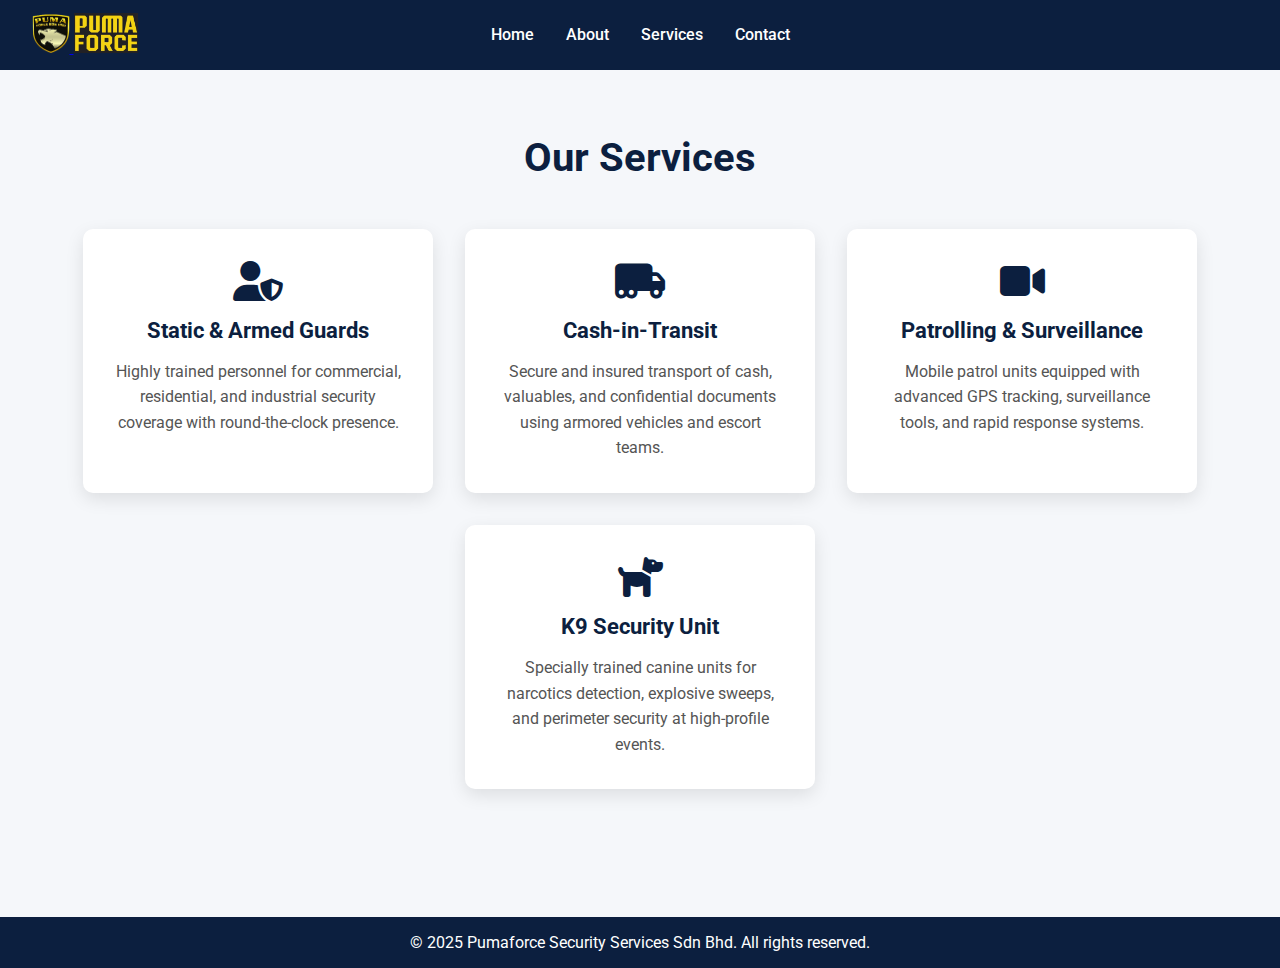
<file: services.html>
<!DOCTYPE html>
<html lang="en">
<head>
  <meta charset="UTF-8" />
  <meta name="viewport" content="width=device-width, initial-scale=1.0"/>
  <title>Services | Pumaforce Security Services</title>
  <link rel="icon" href="logopumaf.png" type="image/png">
  <link href="https://fonts.googleapis.com/css2?family=Roboto:wght@400;700&display=swap" rel="stylesheet">
  <link rel="stylesheet" href="https://cdnjs.cloudflare.com/ajax/libs/font-awesome/6.5.0/css/all.min.css" />
  <style>
       * {
      box-sizing: border-box;
      margin: 0;
      padding: 0;
      font-family: 'Roboto', sans-serif;
    }

    nav {
      background-color: #0a1c33;
      display: flex;
      align-items: center;
      justify-content: space-between;
      padding: 0.7rem 2rem;
      position: relative;
    }

    

    .nav-logo img {
      height: 40px;
      width: auto;
    }

    .nav-center {
      position: absolute;
      left: 50%;
      transform: translateX(-50%);
      display: flex;
      gap: 2rem;
    }

    .nav-center a {
      color: #fff;
      text-decoration: none;
      font-weight: 500;
      transition: color 0.3s ease;
    }

    .nav-center a:hover {
      color: #ffaa00;
    }

    body {
      font-family: 'Roboto', sans-serif;
      background-color: #f5f7fa;
      color: #333;
    }

    nav {
      background-color: #0c1f3f;
      display: flex;
      align-items: center;
      justify-content: space-between;
      flex-wrap: wrap;
      padding: 0.8rem 2rem;
    }

    .nav-logo img {
      height: 40px;
      width: auto;
    }

    .nav-links {
      display: flex;
      gap: 2rem;
      flex-wrap: wrap;
    }

    .nav-links a {
      color: #fff;
      text-decoration: none;
      font-weight: 500;
      transition: color 0.3s ease;
    }

    .nav-links a:hover {
      color: #ffcc00;
    }

    section {
      padding: 4rem 2rem;
      max-width: 1200px;
      margin: 0 auto;
    }

    section h2 {
      text-align: center;
      font-size: 2.5rem;
      margin-bottom: 3rem;
      color: #0c1f3f;
    }

    .services {
      display: flex;
      flex-wrap: wrap;
      justify-content: center;
      gap: 2rem;
    }

    .card {
      background-color: #ffffff;
      border-radius: 10px;
      padding: 2rem;
      box-shadow: 0 6px 18px rgba(0, 0, 0, 0.1);
      flex: 1 1 300px;
      max-width: 350px;
      transition: transform 0.3s ease, box-shadow 0.3s ease;
      text-align: center;
    }

    .card:hover {
      transform: scale(1.03);
      box-shadow: 0 10px 20px rgba(0, 0, 0, 0.15);
    }

    .card i {
      font-size: 2.5rem;
      color: #0c1f3f;
      margin-bottom: 1rem;
    }

    .card h3 {
      color: #0c1f3f;
      margin-bottom: 1rem;
      font-size: 1.4rem;
    }

    .card p {
      color: #555;
      line-height: 1.6;
      font-size: 1rem;
    }

    footer {
      background-color: #0c1f3f;
      color: white;
      text-align: center;
      padding: 1rem;
      margin-top: 4rem;
    }

    @media (max-width: 768px) {
      nav {
        flex-direction: column;
        align-items: center;
      }

      .nav-links {
        margin-top: 1rem;
      }

      .services {
        flex-direction: column;
        align-items: center;
      }

      section h2 {
        font-size: 2rem;
      }

      .card {
        max-width: 90%;
      }
    }
  </style>
</head>
<body>

  <nav>
    <div class="nav-logo">
      <a href="index.html">
        <img src="logopumaf.png" alt="Pumaforce Logo" />
        <img src="PumaName.png" alt="Pumaforce name" />
      </a>
    </div>
    <div class="nav-center">
      <a href="index.html">Home</a>
      <a href="about.html">About</a>
      <a href="services.html">Services</a>
      <a href="contact.html">Contact</a>
    </div>
  </nav>

  <section>
    <h2>Our Services</h2>
    <div class="services">
      <div class="card">
        <i class="fas fa-user-shield"></i>
        <h3>Static & Armed Guards</h3>
        <p>Highly trained personnel for commercial, residential, and industrial security coverage with round-the-clock presence.</p>
      </div>
      <div class="card">
        <i class="fas fa-truck-moving"></i>
        <h3>Cash-in-Transit</h3>
        <p>Secure and insured transport of cash, valuables, and confidential documents using armored vehicles and escort teams.</p>
      </div>
      <div class="card">
        <i class="fas fa-video"></i>
        <h3>Patrolling & Surveillance</h3>
        <p>Mobile patrol units equipped with advanced GPS tracking, surveillance tools, and rapid response systems.</p>
      </div>
      <div class="card">
        <i class="fas fa-dog"></i>
        <h3>K9 Security Unit</h3>
        <p>Specially trained canine units for narcotics detection, explosive sweeps, and perimeter security at high-profile events.</p>
      </div>
    </div>
  </section>

  <footer>
    &copy; 2025 Pumaforce Security Services Sdn Bhd. All rights reserved.
  </footer>

</body>
</html>
</file>
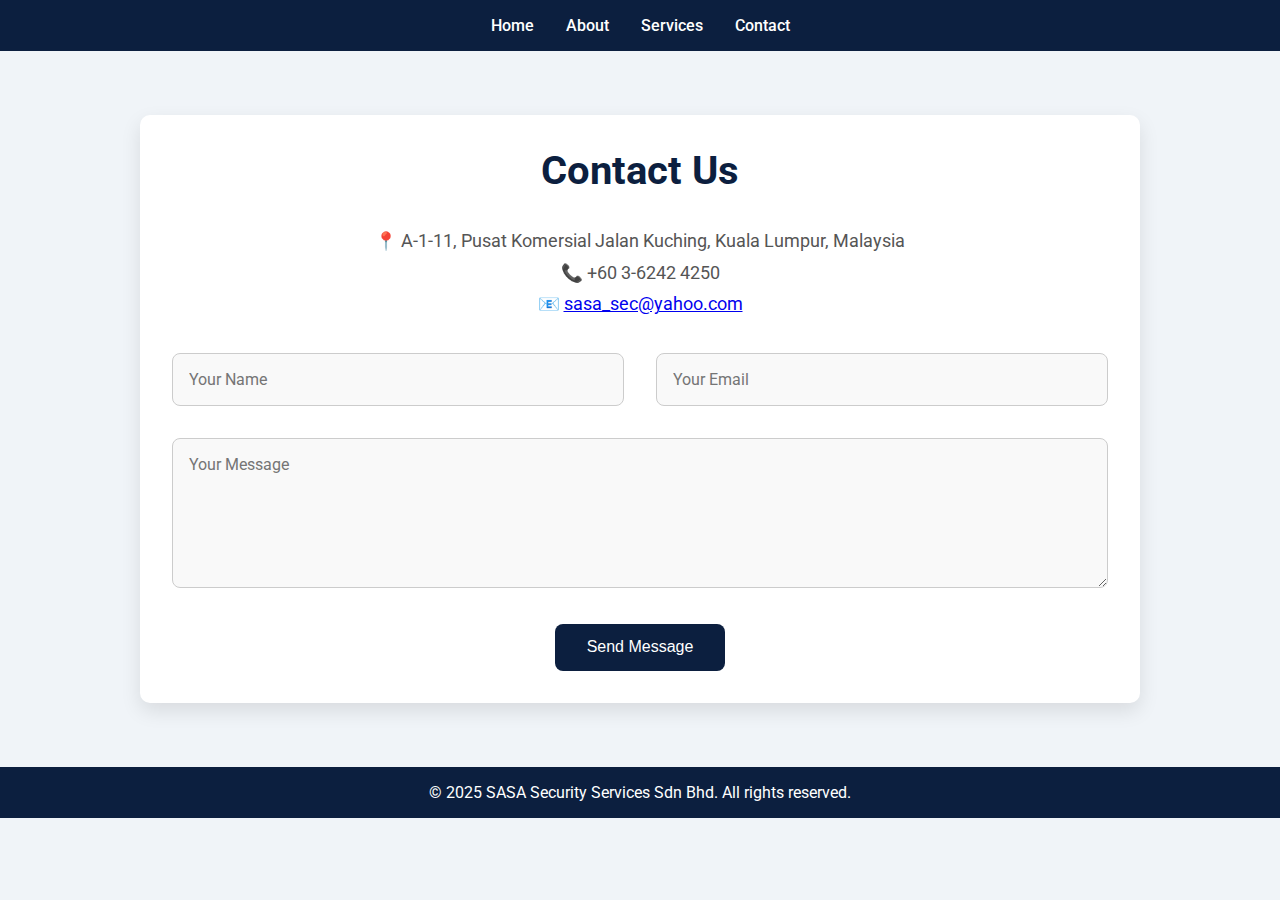
<file: HTML/contact.html>
<!DOCTYPE html>
<html lang="en">
<head>
  <meta charset="UTF-8" />
  <meta name="viewport" content="width=device-width, initial-scale=1.0"/>
  <title>Contact | SASA Security Services</title>
  <link href="https://fonts.googleapis.com/css2?family=Roboto:wght@400;700&display=swap" rel="stylesheet">
  <style>
    * {
      box-sizing: border-box;
      margin: 0;
      padding: 0;
    }

    body {
      font-family: 'Roboto', sans-serif;
      background-color: #f0f4f8;
      color: #333;
    }

    nav {
      background-color: #0c1f3f;
      display: flex;
      justify-content: center;
      gap: 2rem;
      padding: 1rem 2rem;
    }

    nav a {
      color: #fff;
      text-decoration: none;
      font-weight: 500;
      transition: color 0.3s ease;
    }

    nav a:hover {
      color: #ffcc00;
    }

    .contact {
      max-width: 1000px;
      margin: 4rem auto;
      padding: 2rem;
      background: white;
      border-radius: 10px;
      box-shadow: 0 8px 20px rgba(0, 0, 0, 0.1);
    }

    .contact h2 {
      text-align: center;
      font-size: 2.5rem;
      margin-bottom: 2rem;
      color: #0c1f3f;
    }

    .contact p {
      font-size: 1.1rem;
      line-height: 1.8;
      text-align: center;
      color: #555;
      margin-bottom: 2rem;
    }

    .contact-form {
      display: flex;
      flex-wrap: wrap;
      gap: 2rem;
      justify-content: center;
    }

    .contact-form input,
    .contact-form textarea {
      width: 100%;
      padding: 1rem;
      border: 1px solid #ccc;
      border-radius: 8px;
      font-size: 1rem;
      font-family: 'Roboto', sans-serif;
      background-color: #f9f9f9;
    }

    .contact-form textarea {
      resize: vertical;
      height: 150px;
    }

    .contact-form .form-group {
      flex: 1 1 400px;
    }

    .contact-form button {
      background-color: #0c1f3f;
      color: #fff;
      padding: 0.9rem 2rem;
      font-size: 1rem;
      border: none;
      border-radius: 8px;
      cursor: pointer;
      transition: background-color 0.3s ease;
    }

    .contact-form button:hover {
      background-color: #ffcc00;
      color: #000;
    }

    footer {
      background-color: #0c1f3f;
      color: white;
      text-align: center;
      padding: 1rem;
      margin-top: 4rem;
    }

    @media (max-width: 768px) {
      .contact-form {
        flex-direction: column;
        align-items: center;
      }

      .contact h2 {
        font-size: 2rem;
      }
    }
  </style>
</head>
<body>

  <nav>
    <a href="index.html">Home</a>
    <a href="about.html">About</a>
    <a href="services.html">Services</a>
    <a href="contact.html">Contact</a>
  </nav>

  <section class="contact">
    <h2>Contact Us</h2>
    <p>
      📍 A-1-11, Pusat Komersial Jalan Kuching, Kuala Lumpur, Malaysia<br>
      📞 +60 3-6242 4250<br>
      📧 <a href="mailto:sasa_sec@yahoo.com">sasa_sec@yahoo.com</a>
    </p>

    <form class="contact-form">
      <div class="form-group">
        <input type="text" name="name" placeholder="Your Name" required />
      </div>
      <div class="form-group">
        <input type="email" name="email" placeholder="Your Email" required />
      </div>
      <div class="form-group" style="flex-basis: 100%;">
        <textarea name="message" placeholder="Your Message" required></textarea>
      </div>
      <div class="form-group" style="text-align: center; flex-basis: 100%;">
        <button type="submit">Send Message</button>
      </div>
    </form>
  </section>

  <footer>
    &copy; 2025 SASA Security Services Sdn Bhd. All rights reserved.
  </footer>

</body>
</html>
</file>
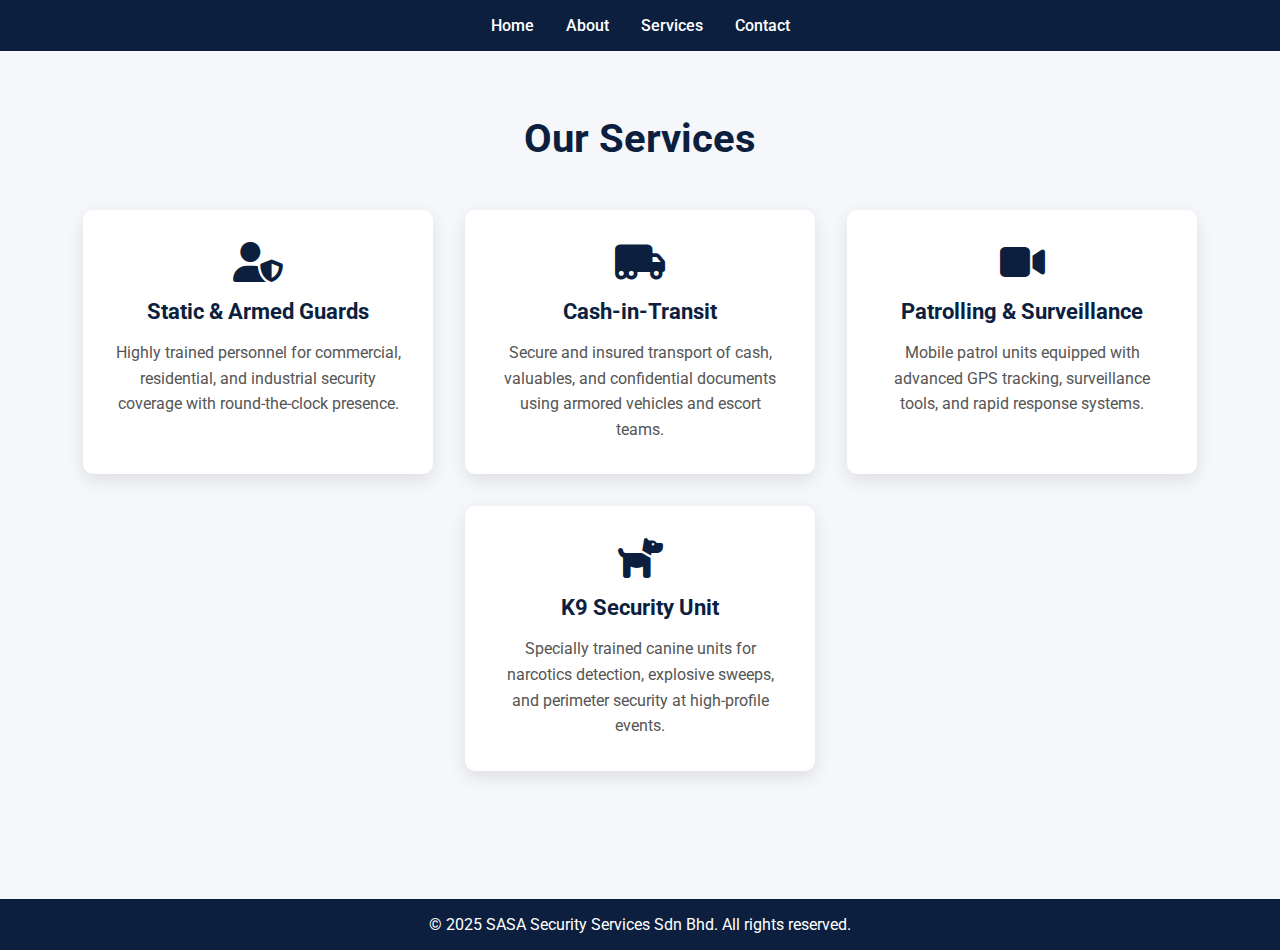
<file: HTML/services.html>
<!DOCTYPE html>
<html lang="en">
<head>
  <meta charset="UTF-8" />
  <meta name="viewport" content="width=device-width, initial-scale=1.0"/>
  <title>Services | SASA Security Services</title>
  <link href="https://fonts.googleapis.com/css2?family=Roboto:wght@400;700&display=swap" rel="stylesheet">
  <link rel="stylesheet" href="https://cdnjs.cloudflare.com/ajax/libs/font-awesome/6.5.0/css/all.min.css" />
  <style>
    * {
      box-sizing: border-box;
      margin: 0;
      padding: 0;
    }

    body {
      font-family: 'Roboto', sans-serif;
      background-color: #f5f7fa;
      color: #333;
    }

    nav {
      background-color: #0c1f3f;
      display: flex;
      justify-content: center;
      gap: 2rem;
      padding: 1rem 2rem;
    }

    nav a {
      color: #fff;
      text-decoration: none;
      font-weight: 500;
      transition: color 0.3s ease;
    }

    nav a:hover {
      color: #ffcc00;
    }

    section {
      padding: 4rem 2rem;
      max-width: 1200px;
      margin: 0 auto;
    }

    section h2 {
      text-align: center;
      font-size: 2.5rem;
      margin-bottom: 3rem;
      color: #0c1f3f;
    }

    .services {
      display: flex;
      flex-wrap: wrap;
      justify-content: center;
      gap: 2rem;
    }

    .card {
      background-color: #ffffff;
      border-radius: 10px;
      padding: 2rem;
      box-shadow: 0 6px 18px rgba(0, 0, 0, 0.1);
      flex: 1 1 300px;
      max-width: 350px;
      transition: transform 0.3s ease, box-shadow 0.3s ease;
      text-align: center;
    }

    .card:hover {
      transform: scale(1.03);
      box-shadow: 0 10px 20px rgba(0, 0, 0, 0.15);
    }

    .card i {
      font-size: 2.5rem;
      color: #0c1f3f;
      margin-bottom: 1rem;
    }

    .card h3 {
      color: #0c1f3f;
      margin-bottom: 1rem;
      font-size: 1.4rem;
    }

    .card p {
      color: #555;
      line-height: 1.6;
      font-size: 1rem;
    }

    footer {
      background-color: #0c1f3f;
      color: white;
      text-align: center;
      padding: 1rem;
      margin-top: 4rem;
    }

    @media (max-width: 768px) {
      .services {
        flex-direction: column;
        align-items: center;
      }

      section h2 {
        font-size: 2rem;
      }

      .card {
        max-width: 90%;
      }
    }
  </style>
</head>
<body>

  <nav>
    <a href="index.html">Home</a>
    <a href="about.html">About</a>
    <a href="services.html">Services</a>
    <a href="contact.html">Contact</a>
  </nav>

  <section>
    <h2>Our Services</h2>
    <div class="services">
      <div class="card">
        <i class="fas fa-user-shield"></i>
        <h3>Static & Armed Guards</h3>
        <p>Highly trained personnel for commercial, residential, and industrial security coverage with round-the-clock presence.</p>
      </div>
      <div class="card">
        <i class="fas fa-truck-moving"></i>
        <h3>Cash-in-Transit</h3>
        <p>Secure and insured transport of cash, valuables, and confidential documents using armored vehicles and escort teams.</p>
      </div>
      <div class="card">
        <i class="fas fa-video"></i>
        <h3>Patrolling & Surveillance</h3>
        <p>Mobile patrol units equipped with advanced GPS tracking, surveillance tools, and rapid response systems.</p>
      </div>
      <div class="card">
        <i class="fas fa-dog"></i>
        <h3>K9 Security Unit</h3>
        <p>Specially trained canine units for narcotics detection, explosive sweeps, and perimeter security at high-profile events.</p>
      </div>
    </div>
  </section>

  <footer>
    &copy; 2025 SASA Security Services Sdn Bhd. All rights reserved.
  </footer>

</body>
</html>
</file>
